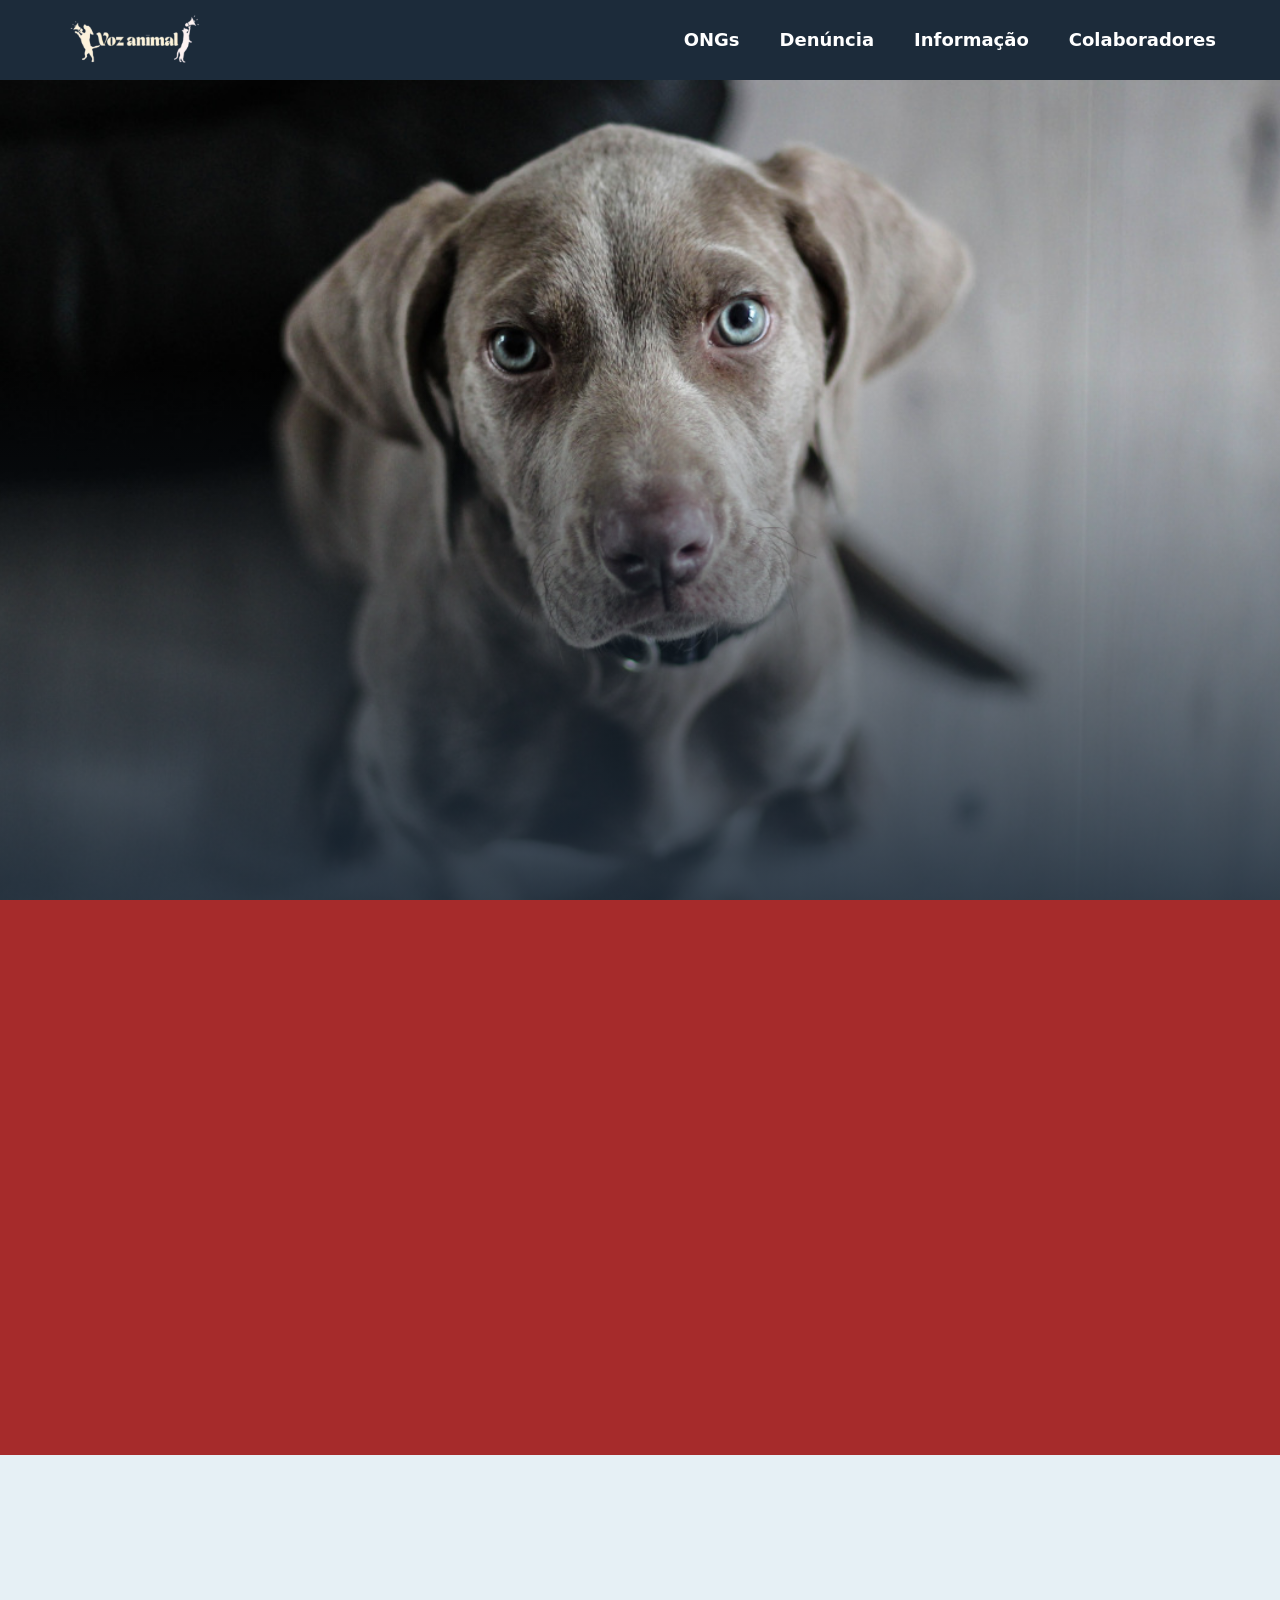
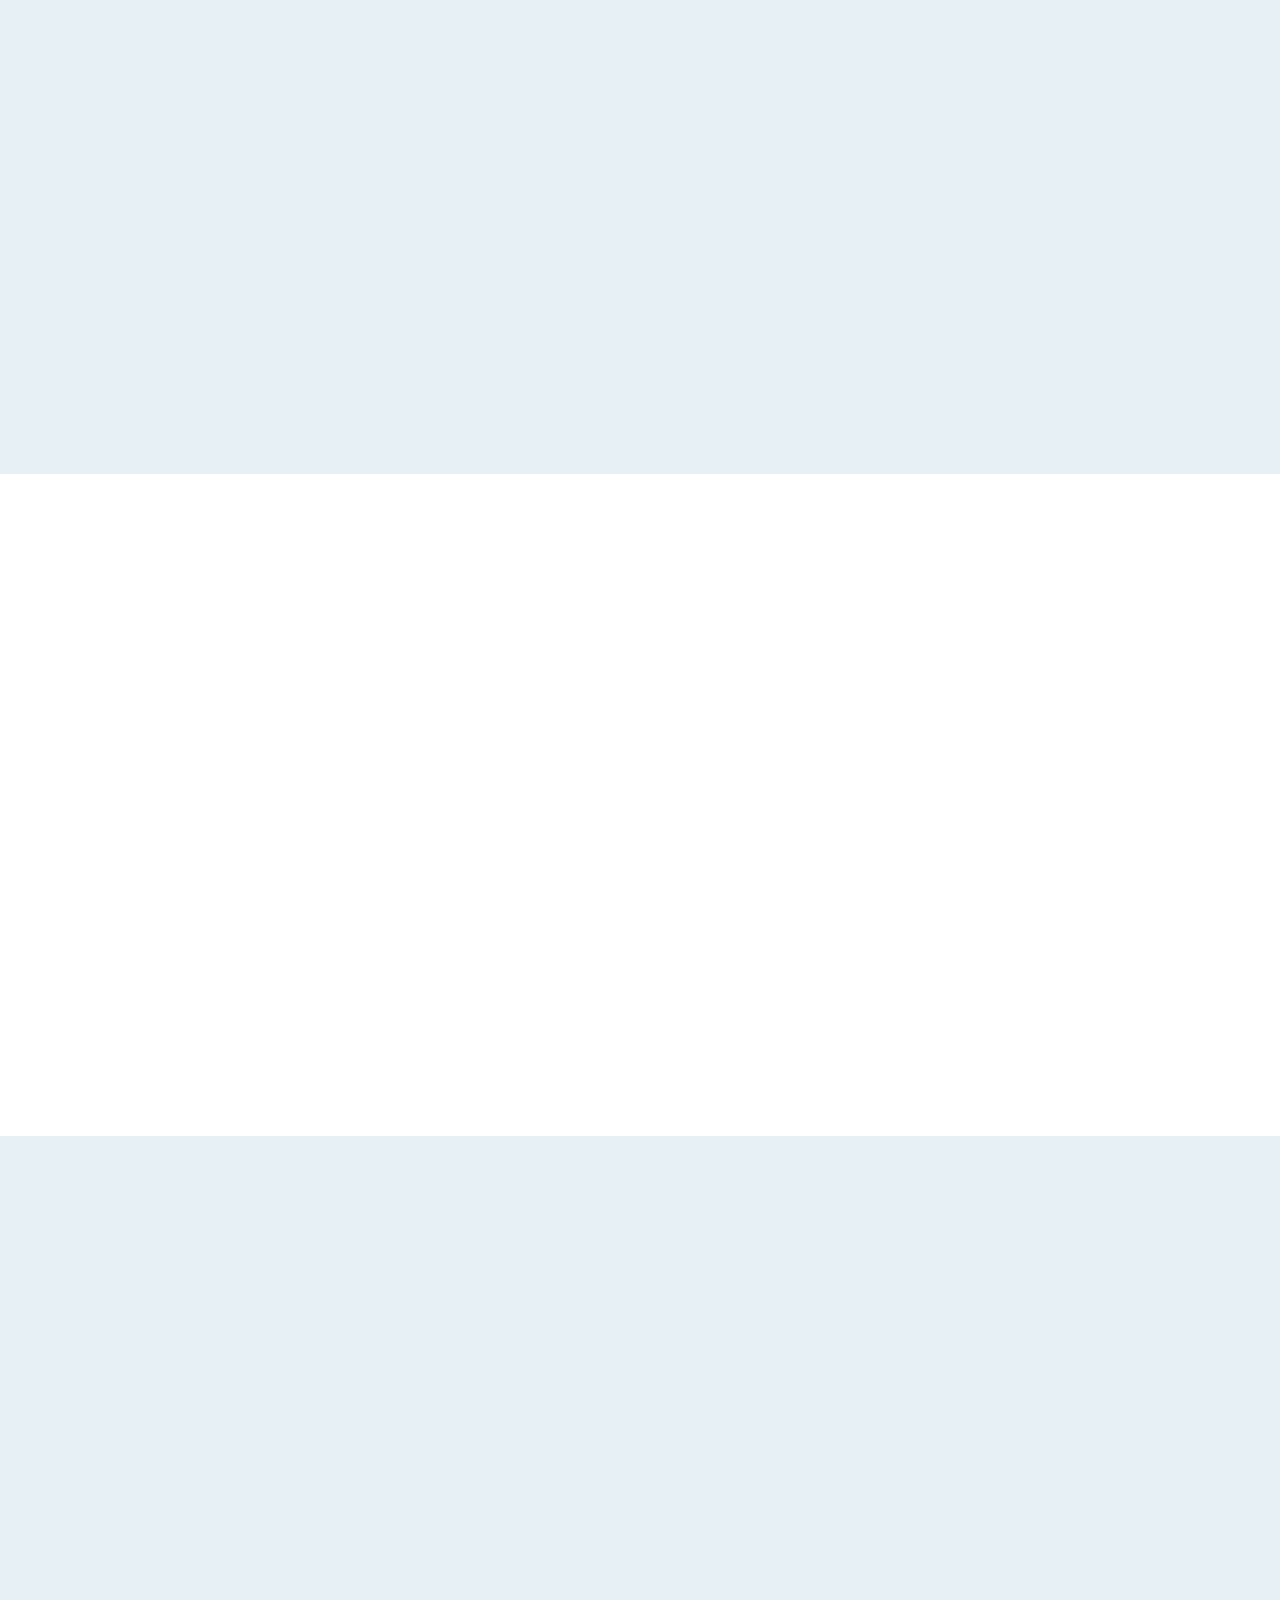
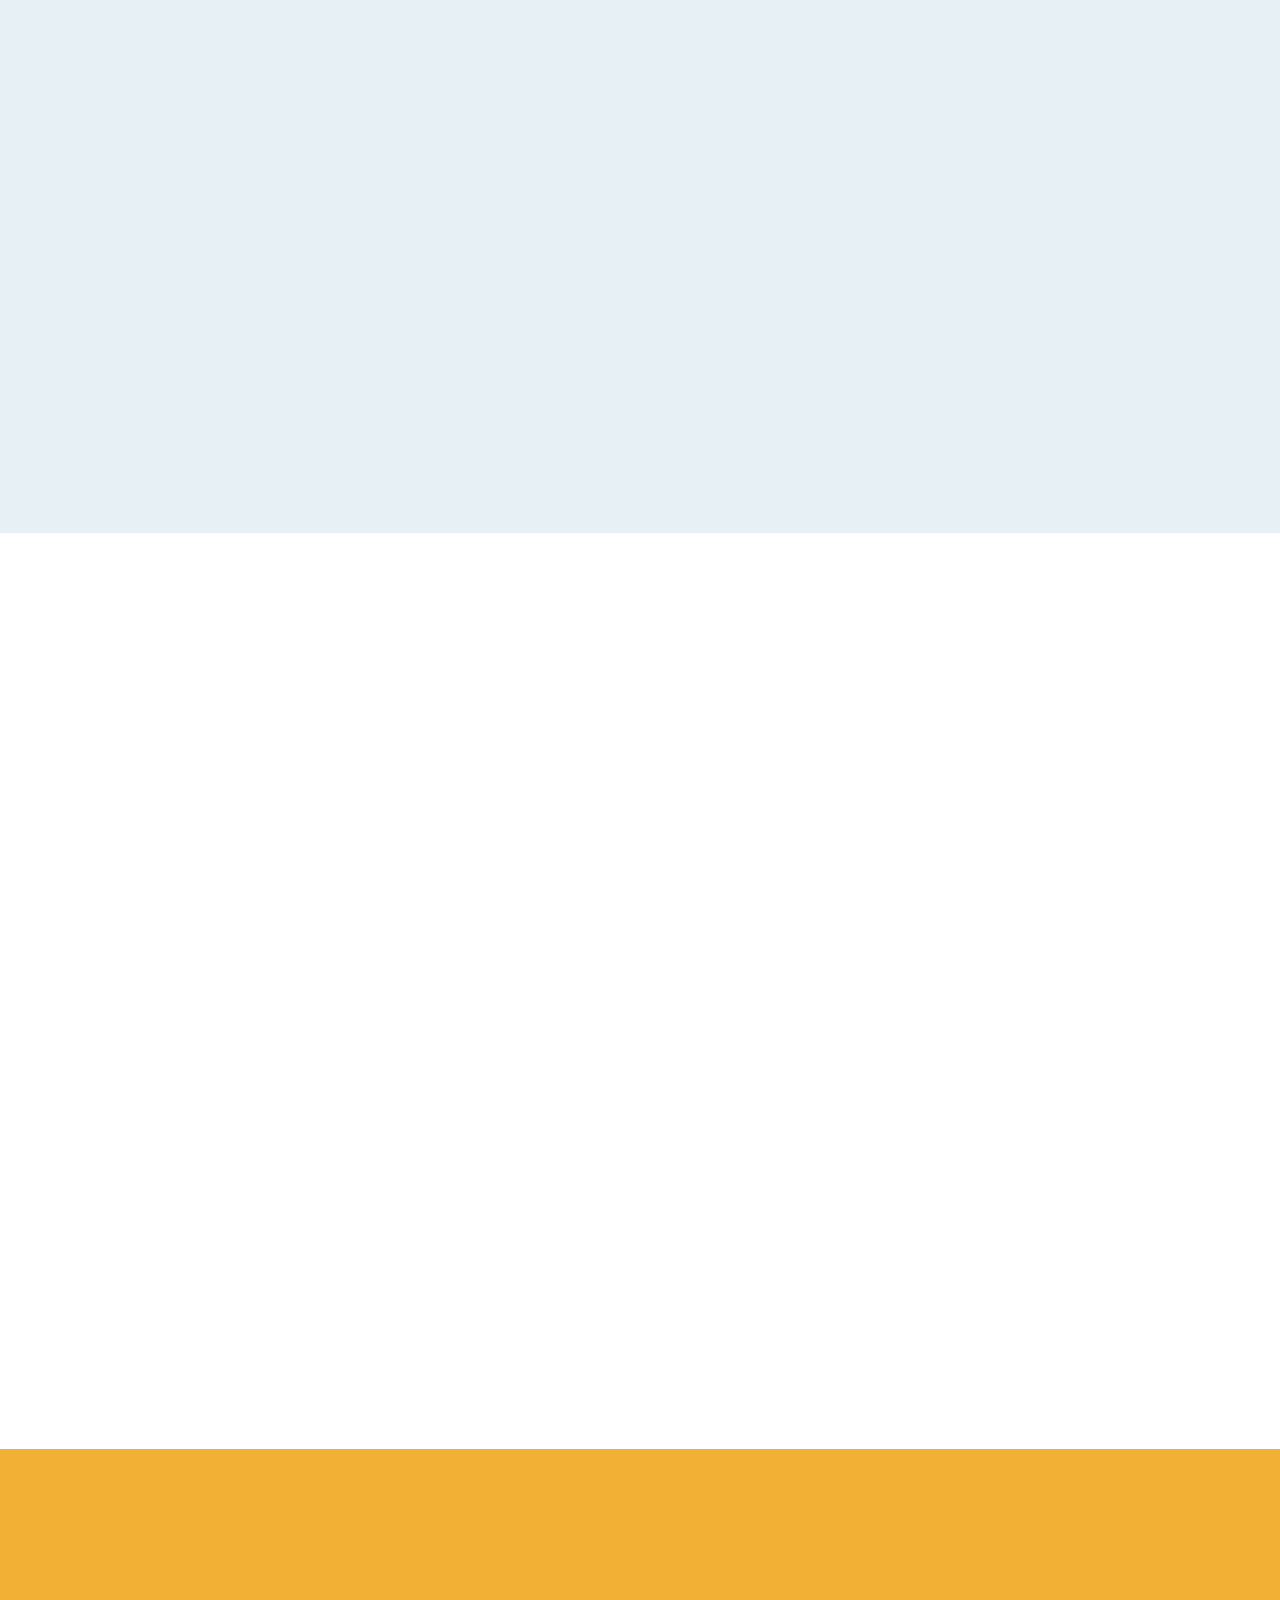
<file: voz-animal/index.html>
<!DOCTYPE html>
<html lang="pt-BR">
<head>
  <meta charset="UTF-8">
  <meta name="viewport" content="width=device-width, initial-scale=1">
  <meta name="description" content="Unidos pela causa animal, divulgando a promoção do bem-estar, a proteção e os direitos dos animais, combatendo a crueldade, o abandono e a exploração.">
  <title>Voz Animal</title>
  <link rel="stylesheet" href="style.css">
  <script>
    (function () {
      var h = document.documentElement;
      h.classList.add('js');
      var reduz = window.matchMedia && matchMedia('(prefers-reduced-motion: reduce)').matches;
      var jaViu = false;
      try { jaViu = sessionStorage.getItem('introVista') === '1'; } catch (e) {}
      var UMA_VEZ = true; // troque por false para a intro aparecer em TODA visita
      h.classList.add(reduz || (UMA_VEZ && jaViu) ? 'sem-intro' : 'intro-ativa');
    })();
  </script>
  <script src="main.js" defer></script>
</head>
<body>

  <div class="intro" id="intro">
    <p class="intro__titulo">
      <span class="sr-only">Voz Animal</span>
      <span class="intro__letras" aria-hidden="true" data-texto="Voz Animal"></span>
    </p>
    <span class="intro__linha" aria-hidden="true"></span>
    <p class="intro__sub">Transforme o abandono em amor</p>
    <button class="intro__pular" type="button">Pular intro</button>
  </div>

  <header class="header" id="topo">
    <a class="header__logo" href="#topo">
      <img src="img/logo-200.png" alt="Logo do Voz Animal" width="200" height="75">
    </a>

    <nav class="nav" id="menu" aria-label="Navegação principal">
      <ul class="nav__list">
        <li><a href="#ongs">ONGs</a></li>
        <li><a href="#denuncia">Denúncia</a></li>
        <li><a href="#informacao">Informação</a></li>
        <li><a href="#colaboradores">Colaboradores</a></li>
      </ul>
    </nav>
  </header>

  <main>

    <section class="hero" aria-labelledby="titulo-hero">
      <img class="hero__img" src="img/cao-1200.jpg" alt="Cachorro cinza com olhos azuis" width="1200" height="675">
      <h1 id="titulo-hero" data-reveal>Transforme o abandono em amor</h1>
    </section>

    <section class="denuncia" id="denuncia" aria-labelledby="titulo-denuncia">
      <div class="denuncia__texto" data-reveal>
        <h2 id="titulo-denuncia">Denuncie</h2>
        <p>Maltratar animais é crime no Brasil, conforme a Lei nº 9.605/1998, a qual prevê sanções penais e administrativas.</p>
        <a class="btn" href="https://www.webdenuncia.sp.gov.br/depa/captcha" target="_blank" rel="noopener noreferrer">Onde denunciar</a>
      </div>
      <img class="denuncia__img" data-reveal src="img/denuncia-600.png" alt="Cachorro olhando através de barras de metal enferrujadas" width="600" height="400" loading="lazy">
    </section>

    <section class="ongs" id="ongs" aria-labelledby="titulo-ongs">
      <h2 id="titulo-ongs" data-reveal>Conheça ONGs que protegem os animais</h2>

      <ul class="ongs__lista">
        <li class="card" data-reveal>
          <img src="img/ong3.png" alt="Logo do Instituto Ampara Animal" width="200" height="200" loading="lazy">
          <h3>Instituto Ampara Animal</h3>
          <ul class="card__links">
            <li><a href="https://www.instagram.com/amparanimal/" target="_blank" rel="noopener noreferrer">Instagram</a></li>
            <li><a href="https://web.facebook.com/institutoamparanimal/" target="_blank" rel="noopener noreferrer">Facebook</a></li>
            <li><a href="https://institutoamparanimal.org.br/" target="_blank" rel="noopener noreferrer">Site</a></li>
          </ul>
        </li>

        <li class="card" data-reveal>
          <img src="img/ong2-200.png" alt="Logo do Projeto Mucky" width="200" height="200" loading="lazy">
          <h3>Projeto Mucky</h3>
          <ul class="card__links">
            <li><a href="https://www.instagram.com/projetomucky/" target="_blank" rel="noopener noreferrer">Instagram</a></li>
            <li><a href="https://web.facebook.com/projetomucky/" target="_blank" rel="noopener noreferrer">Facebook</a></li>
            <li><a href="https://www.projetomucky.org.br/" target="_blank" rel="noopener noreferrer">Site</a></li>
          </ul>
        </li>

        <li class="card" data-reveal>
          <img src="img/ong1.png" alt="Logo do Rancho dos Gnomos" width="200" height="200" loading="lazy">
          <h3>Rancho dos Gnomos</h3>
          <ul class="card__links">
            <li><a href="https://www.instagram.com/ranchodosgnomos/" target="_blank" rel="noopener noreferrer">Instagram</a></li>
            <li><a href="https://web.facebook.com/RanchoDosGnomos/" target="_blank" rel="noopener noreferrer">Facebook</a></li>
            <li><a href="https://ranchodosgnomos.org.br/novo/" target="_blank" rel="noopener noreferrer">Site</a></li>
          </ul>
        </li>
      </ul>
    </section>

    <section class="informacao" id="informacao" aria-labelledby="titulo-informacao">
      <h2 id="titulo-informacao" data-reveal>Confira também</h2>

      <ul class="artigos">
        <li data-reveal>
          <a class="artigo" href="artigo-1.html">
            <img src="img/art1-600.png" alt="Gato deitado olhando para a câmera" width="400" height="300" loading="lazy">
            <span>Descubra tudo o que precisa saber antes de adotar um amigo.</span>
          </a>
        </li>
        <li data-reveal>
          <a class="artigo" href="artigo-2.html">
            <img src="img/art2.png" alt="Buldogue francês preto deitado no chão de madeira" width="400" height="300" loading="lazy">
            <span>Descubra quais são as doenças mais comuns em animais de periferias.</span>
          </a>
        </li>
        <li data-reveal>
          <a class="artigo" href="artigo-3.html">
            <img src="img/art3-600.png" alt="Ouriço-cacheiro sendo delicadamente segurado nas mãos de alguém" width="400" height="300" loading="lazy">
            <span>Você sabe o que é necessário para criar um animal silvestre?</span>
          </a>
        </li>
        <li data-reveal>
          <a class="artigo" href="https://jornal.usp.br/atualidades/abandono-de-animais-segue-alarmante-no-brasil/" target="_blank" rel="noopener noreferrer">
            <img class="foco-esquerda" src="img/abandono-animais-960x540.jpg" alt="Cachorro sentado na estrada, olhando um carro se afastar" width="960" height="540" loading="lazy">
            <span>Número de animais abandonados no Brasil segue alarmante. Leia no Jornal da USP.</span>
            <small class="sr-only">(abre em nova aba)</small>
          </a>
        </li>
      </ul>
    </section>

    <section class="informativos" id="informativos" aria-labelledby="titulo-informativos">
      <h2 id="titulo-informativos" data-reveal>Abandono de animais em números</h2>

      <div class="informativos__lista">
        <article class="informativo" data-reveal>
          <h3>Cães e Gatos abandonados no Brasil em 2023</h3>
          <p>De acordo com a pesquisa do Cobasi Cuida, 55% dos animais abandonados resgatados em 2023 foram cães. Por sua vez, os gatos resgatados representam 45% dos casos relatados por ONGs e protetores independentes que participaram do estudo.</p>
          <img src="img/informativo-caes-e-gatos-2023.png" alt="Gráfico ilustrado: 55% dos animais abandonados resgatados em 2023 eram cães e 45% eram gatos" width="709" height="471" loading="lazy">
        </article>

        <article class="informativo" data-reveal>
          <h3>O vira-lata é a raça de cachorro mais abandonada</h3>
          <p>Entre as raças de cachorros abandonados, quem lidera essa triste estatística são os SRD, conhecidos popularmente como vira-latas. Eles apareceram em aproximadamente 33% dos casos.</p>
          <p>Em seguida, aparecem Pit Bull com 9,85%, Shih Tzu com 6,82% Chow Chow com 5,30%. Raças como Poodle, Yorkshire, Boxer, Lhasa Apso, Pastor Alemão, Pinscher e Rotweiller também foram citados, porém em percentuais menores.</p>
          <img src="img/informativo-racas-caes.png" alt="Gráfico ilustrado das raças de cães mais abandonadas: vira-lata 33,3%, Pit Bull 9,8%, Shih Tzu 6,8% e Chow Chow 5,3%" width="709" height="471" loading="lazy">
        </article>

        <article class="informativo" data-reveal>
          <h3>Gatos vira-latas são os mais abandonados</h3>
          <p>Por não possuírem muitas variações de raças no Brasil, os gatos vira-latas (SRD) com 81,1% e os siameses com 13,2%, são as principais raças vítimas de abandono no país.</p>
          <p>Em menor percentual, gatos siameses e de outras raças também foram citados. Juntos, eles representam 5,7% dos casos.</p>
          <img src="img/informativo-racas-gatos.png" alt="Gráfico ilustrado das raças de gatos mais abandonadas: vira-lata 81,1%, Siamês 13,2%, Persa 3,7% e outros 1,9%" width="709" height="471" loading="lazy">
        </article>
      </div>
    </section>

    <section class="colaboradores" id="colaboradores" aria-labelledby="titulo-colaboradores">
      <h2 id="titulo-colaboradores" data-reveal>Conheça quem fez o projeto</h2>

      <ul class="colaboradores__lista">
        <li class="colaborador" data-reveal>
          <span class="colaborador__avatar" aria-hidden="true">SS</span>
          <h3>Sarah Cristina Matias de Souza</h3>
          <p>Tratamento de dados e apresentadora do Projeto.</p>
        </li>

        <li class="colaborador" data-reveal>
          <span class="colaborador__avatar" aria-hidden="true">GA</span>
          <h3>Gustavo Ferreira de Mendonça do Amaral</h3>
          <p>Tratamento de dados e apresentador do Projeto.</p>
        </li>

        <li class="colaborador" data-reveal>
          <span class="colaborador__avatar" aria-hidden="true">RP</span>
          <h3>Rickelmer Marçal Pessanha</h3>
          <p>Criador do site e apresentador do Projeto.</p>
          <ul class="colaborador__links">
            <li><a href="https://github.com/rickdr3" target="_blank" rel="noopener noreferrer" aria-label="GitHub de Rickelmer Marçal Pessanha (abre em nova aba)"><img src="img/github-64.png" alt="" width="24" height="24" loading="lazy">GitHub</a></li>
            <li><a href="https://www.linkedin.com/in/rickelmer-pessanha-35ba2937b/" target="_blank" rel="noopener noreferrer" aria-label="LinkedIn de Rickelmer Marçal Pessanha (abre em nova aba)"><img src="img/linkedin-64.png" alt="" width="24" height="24" loading="lazy">LinkedIn</a></li>
          </ul>
        </li>

        <li class="colaborador" data-reveal>
          <span class="colaborador__avatar" aria-hidden="true">LS</span>
          <h3>Leticia Vasconcellos Santos</h3>
          <p>Tratamento de dados e apresentadora do Projeto.</p>
          <ul class="colaborador__links">
            <li><a href="https://www.linkedin.com/in/let%C3%ADcia-vasconcellos-b78744376/" target="_blank" rel="noopener noreferrer" aria-label="LinkedIn de Leticia Vasconcellos Santos (abre em nova aba)"><img src="img/linkedin-64.png" alt="" width="24" height="24" loading="lazy">LinkedIn</a></li>
          </ul>
        </li>

        <li class="colaborador" data-reveal>
          <span class="colaborador__avatar" aria-hidden="true">JF</span>
          <h3>Jennefer Santana de Figueiredo</h3>
          <p>Criadora da base do site e apresentadora do Projeto.</p>
          <ul class="colaborador__links">
            <li><a href="https://www.linkedin.com/in/jennefer-figueiredo" target="_blank" rel="noopener noreferrer" aria-label="LinkedIn de Jennefer Santana de Figueiredo (abre em nova aba)"><img src="img/linkedin-64.png" alt="" width="24" height="24" loading="lazy">LinkedIn</a></li>
          </ul>
        </li>

        <li class="colaborador" data-reveal>
          <span class="colaborador__avatar" aria-hidden="true">GO</span>
          <h3>Gabriel Rodrigues de Oliveira</h3>
          <p>Tratamento de dados e apresentador do Projeto.</p>
          <ul class="colaborador__links">
            <li><a href="https://www.linkedin.com/in/gabriel-rodrigues-oliveira09" target="_blank" rel="noopener noreferrer" aria-label="LinkedIn de Gabriel Rodrigues de Oliveira (abre em nova aba)"><img src="img/linkedin-64.png" alt="" width="24" height="24" loading="lazy">LinkedIn</a></li>
          </ul>
        </li>
      </ul>
    </section>

    <section class="saude" aria-labelledby="titulo-saude">
      <h2 id="titulo-saude" data-reveal><a href="https://www.google.com/maps/search/hospitais+veterin%C3%A1rios+p%C3%BAblicos+em+s%C3%A3o+paulo/@-23.5167569,-46.4453632,14z/data=!3m1!4b1?entry=ttu&amp;g_ep=EgoyMDI2MTAyMC4wIKXMDSoASAFQAw%3D%3D" target="_blank" rel="noopener noreferrer">Saiba onde encontrar hospitais veterinários gratuitos<span class="sr-only"> (abre o Google Maps em nova aba)</span></a></h2>
    </section>

  </main>

  <footer class="footer">
    <img src="img/logo-200.png" alt="Logo do Voz Animal" width="200" height="75" loading="lazy" data-reveal>
    <p class="footer__frase" data-reveal>Todos eles merecem carinho e amor</p>
    <p data-reveal>Unidos pela causa animal, divulgando a promoção do bem-estar, a proteção e os direitos dos animais, combatendo a crueldade, o abandono e a exploração.</p>
    <p class="footer__creditos" data-reveal>Base de Dados e créditos: Cobasi, Governo de São Paulo, Jornal da USP, DATA SUS</p>
    <a class="footer__topo" data-reveal href="#topo">Voltar ao topo</a>
  </footer>

</body>
</html>
</file>
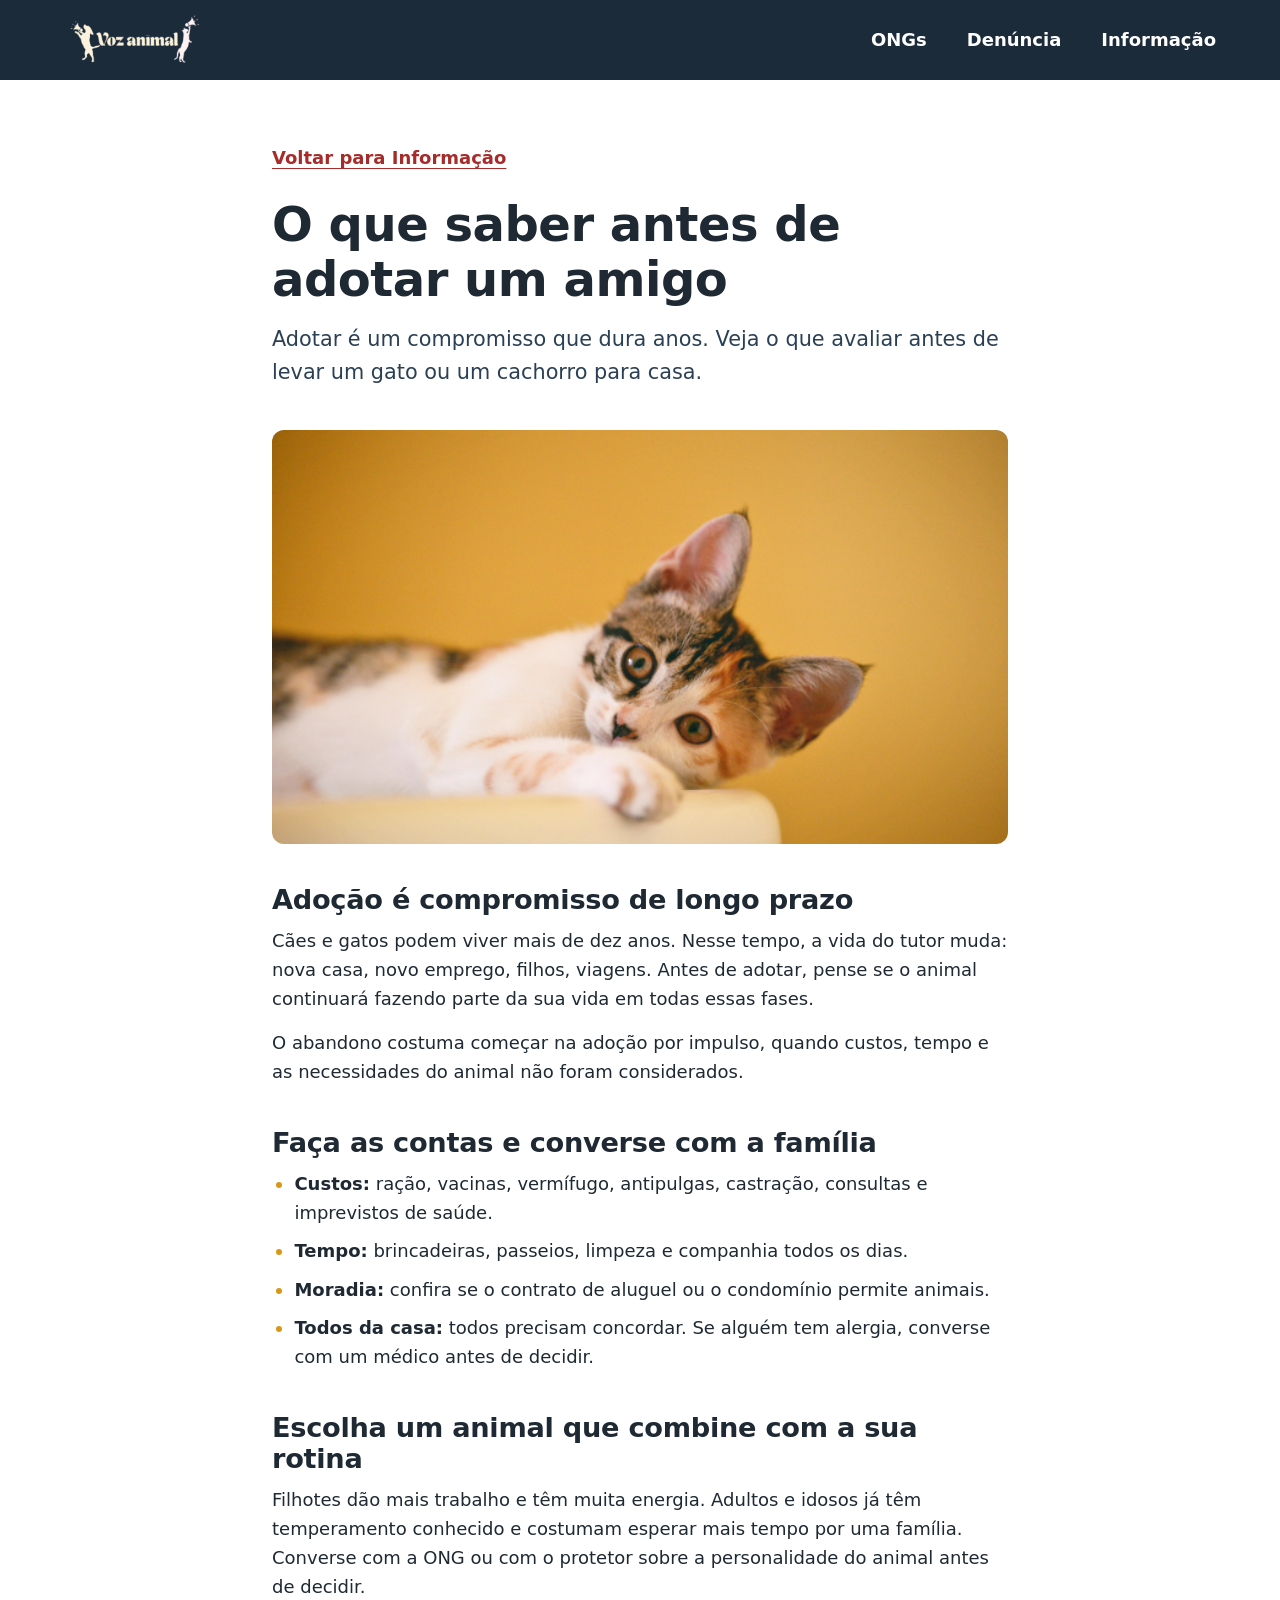
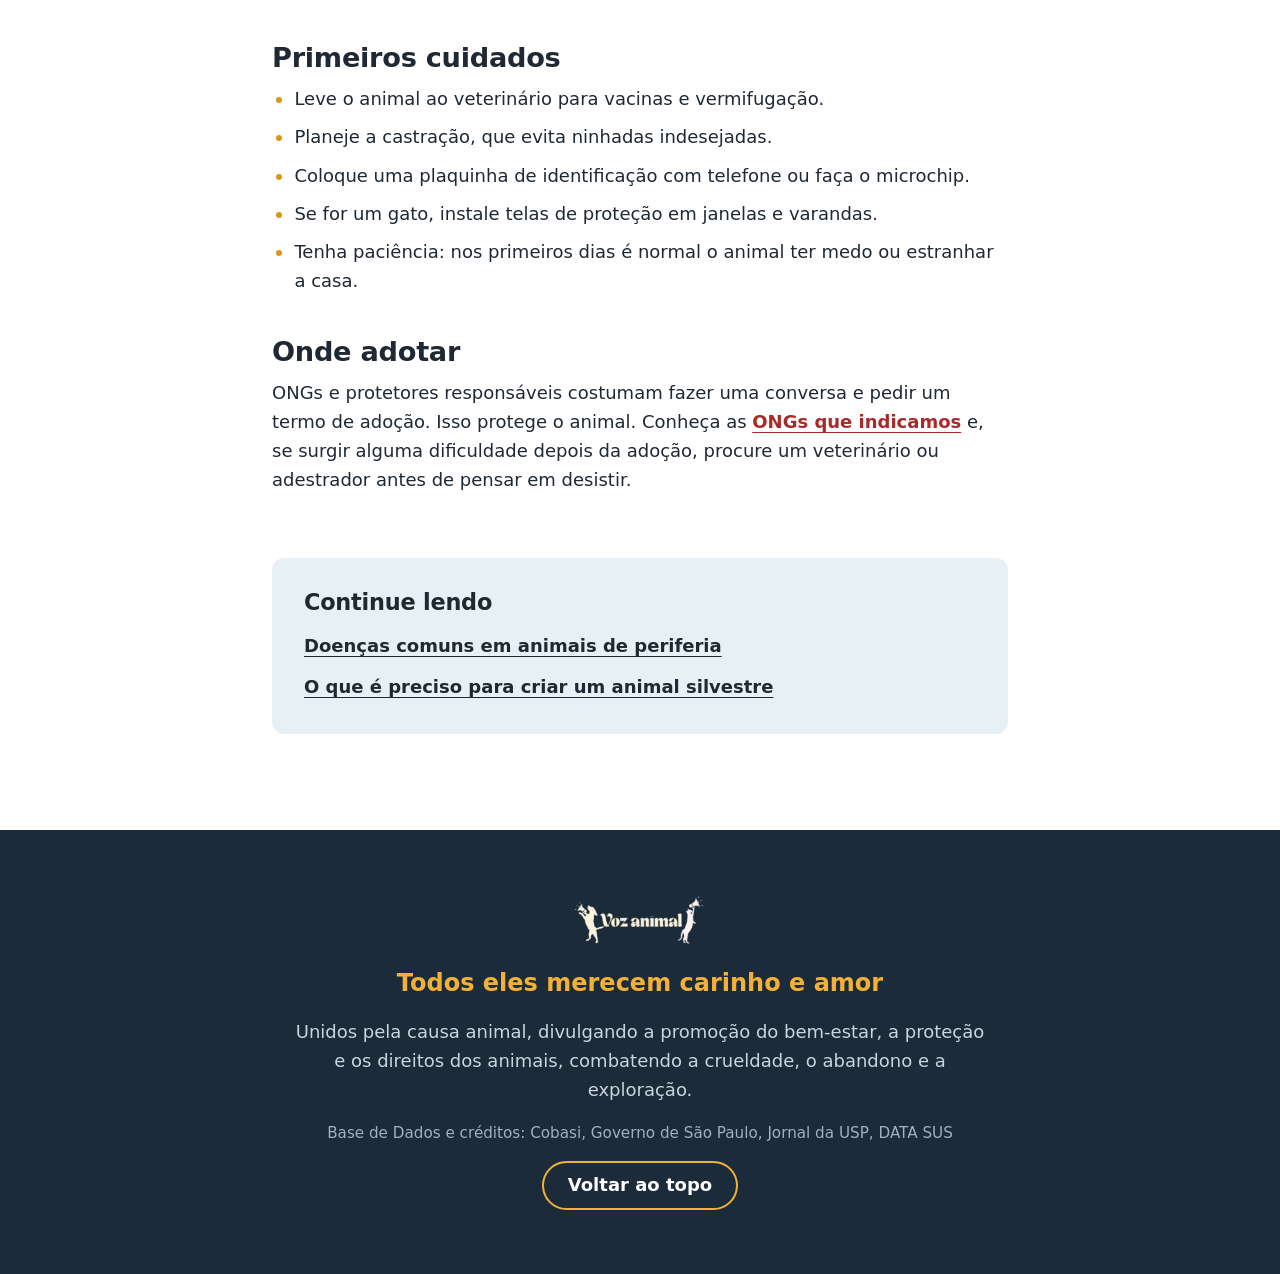
<file: voz-animal/artigo-1.html>
<!DOCTYPE html>
<html lang="pt-BR">
<head>
  <meta charset="UTF-8">
  <meta name="viewport" content="width=device-width, initial-scale=1">
  <meta name="description" content="Adotar é um compromisso que dura anos. Veja o que avaliar antes de levar um gato ou um cachorro para casa.">
  <title>O que saber antes de adotar um amigo | Voz Animal</title>
  <link rel="stylesheet" href="style.css">
  <script>document.documentElement.classList.add('js');</script>
  <script src="main.js" defer></script>
</head>
<body class="pagina-artigo">

  <header class="header" id="topo">
    <a class="header__logo" href="index.html">
      <img src="img/logo-200.png" alt="Logo do Voz Animal" width="200" height="75">
    </a>
    <nav class="nav" id="menu" aria-label="Navegação principal">
      <ul class="nav__list">
        <li><a href="index.html#ongs">ONGs</a></li>
        <li><a href="index.html#denuncia">Denúncia</a></li>
        <li><a href="index.html#informacao">Informação</a></li>
      </ul>
    </nav>
  </header>

  <main class="leitura">
    <article class="leitura__artigo">
      <header data-reveal>
        <a class="leitura__voltar" href="index.html#informacao">Voltar para Informação</a>
        <h1>O que saber antes de adotar um amigo</h1>
        <p class="leitura__resumo">Adotar é um compromisso que dura anos. Veja o que avaliar antes de levar um gato ou um cachorro para casa.</p>
      </header>

      <img class="leitura__img" src="img/art1-600.png" alt="Gato deitado olhando para a câmera" width="600" height="400" data-reveal>

      <section data-reveal>
        <h2>Adoção é compromisso de longo prazo</h2>
        <p>Cães e gatos podem viver mais de dez anos. Nesse tempo, a vida do tutor muda: nova casa, novo emprego, filhos, viagens. Antes de adotar, pense se o animal continuará fazendo parte da sua vida em todas essas fases.</p>
        <p>O abandono costuma começar na adoção por impulso, quando custos, tempo e as necessidades do animal não foram considerados.</p>
      </section>
      <section data-reveal>
        <h2>Faça as contas e converse com a família</h2>
        <ul>
          <li><strong>Custos:</strong> ração, vacinas, vermífugo, antipulgas, castração, consultas e imprevistos de saúde.</li>
          <li><strong>Tempo:</strong> brincadeiras, passeios, limpeza e companhia todos os dias.</li>
          <li><strong>Moradia:</strong> confira se o contrato de aluguel ou o condomínio permite animais.</li>
          <li><strong>Todos da casa:</strong> todos precisam concordar. Se alguém tem alergia, converse com um médico antes de decidir.</li>
        </ul>
      </section>
      <section data-reveal>
        <h2>Escolha um animal que combine com a sua rotina</h2>
        <p>Filhotes dão mais trabalho e têm muita energia. Adultos e idosos já têm temperamento conhecido e costumam esperar mais tempo por uma família. Converse com a ONG ou com o protetor sobre a personalidade do animal antes de decidir.</p>
      </section>
      <section data-reveal>
        <h2>Primeiros cuidados</h2>
        <ul>
          <li>Leve o animal ao veterinário para vacinas e vermifugação.</li>
          <li>Planeje a castração, que evita ninhadas indesejadas.</li>
          <li>Coloque uma plaquinha de identificação com telefone ou faça o microchip.</li>
          <li>Se for um gato, instale telas de proteção em janelas e varandas.</li>
          <li>Tenha paciência: nos primeiros dias é normal o animal ter medo ou estranhar a casa.</li>
        </ul>
      </section>
      <section data-reveal>
        <h2>Onde adotar</h2>
        <p>ONGs e protetores responsáveis costumam fazer uma conversa e pedir um termo de adoção. Isso protege o animal. Conheça as <a href="index.html#ongs">ONGs que indicamos</a> e, se surgir alguma dificuldade depois da adoção, procure um veterinário ou adestrador antes de pensar em desistir.</p>
      </section>
    </article>

    <aside class="leitura__mais" aria-labelledby="titulo-mais" data-reveal>
      <h2 id="titulo-mais">Continue lendo</h2>
      <ul>
        <li><a href="artigo-2.html">Doenças comuns em animais de periferia</a></li>
        <li><a href="artigo-3.html">O que é preciso para criar um animal silvestre</a></li>
      </ul>
    </aside>
  </main>

  <footer class="footer">
    <img src="img/logo-200.png" alt="Logo do Voz Animal" width="200" height="75" loading="lazy">
    <p class="footer__frase">Todos eles merecem carinho e amor</p>
    <p>Unidos pela causa animal, divulgando a promoção do bem-estar, a proteção e os direitos dos animais, combatendo a crueldade, o abandono e a exploração.</p>
    <p class="footer__creditos">Base de Dados e créditos: Cobasi, Governo de São Paulo, Jornal da USP, DATA SUS</p>
    <a class="footer__topo" href="#topo">Voltar ao topo</a>
  </footer>

</body>
</html>
</file>
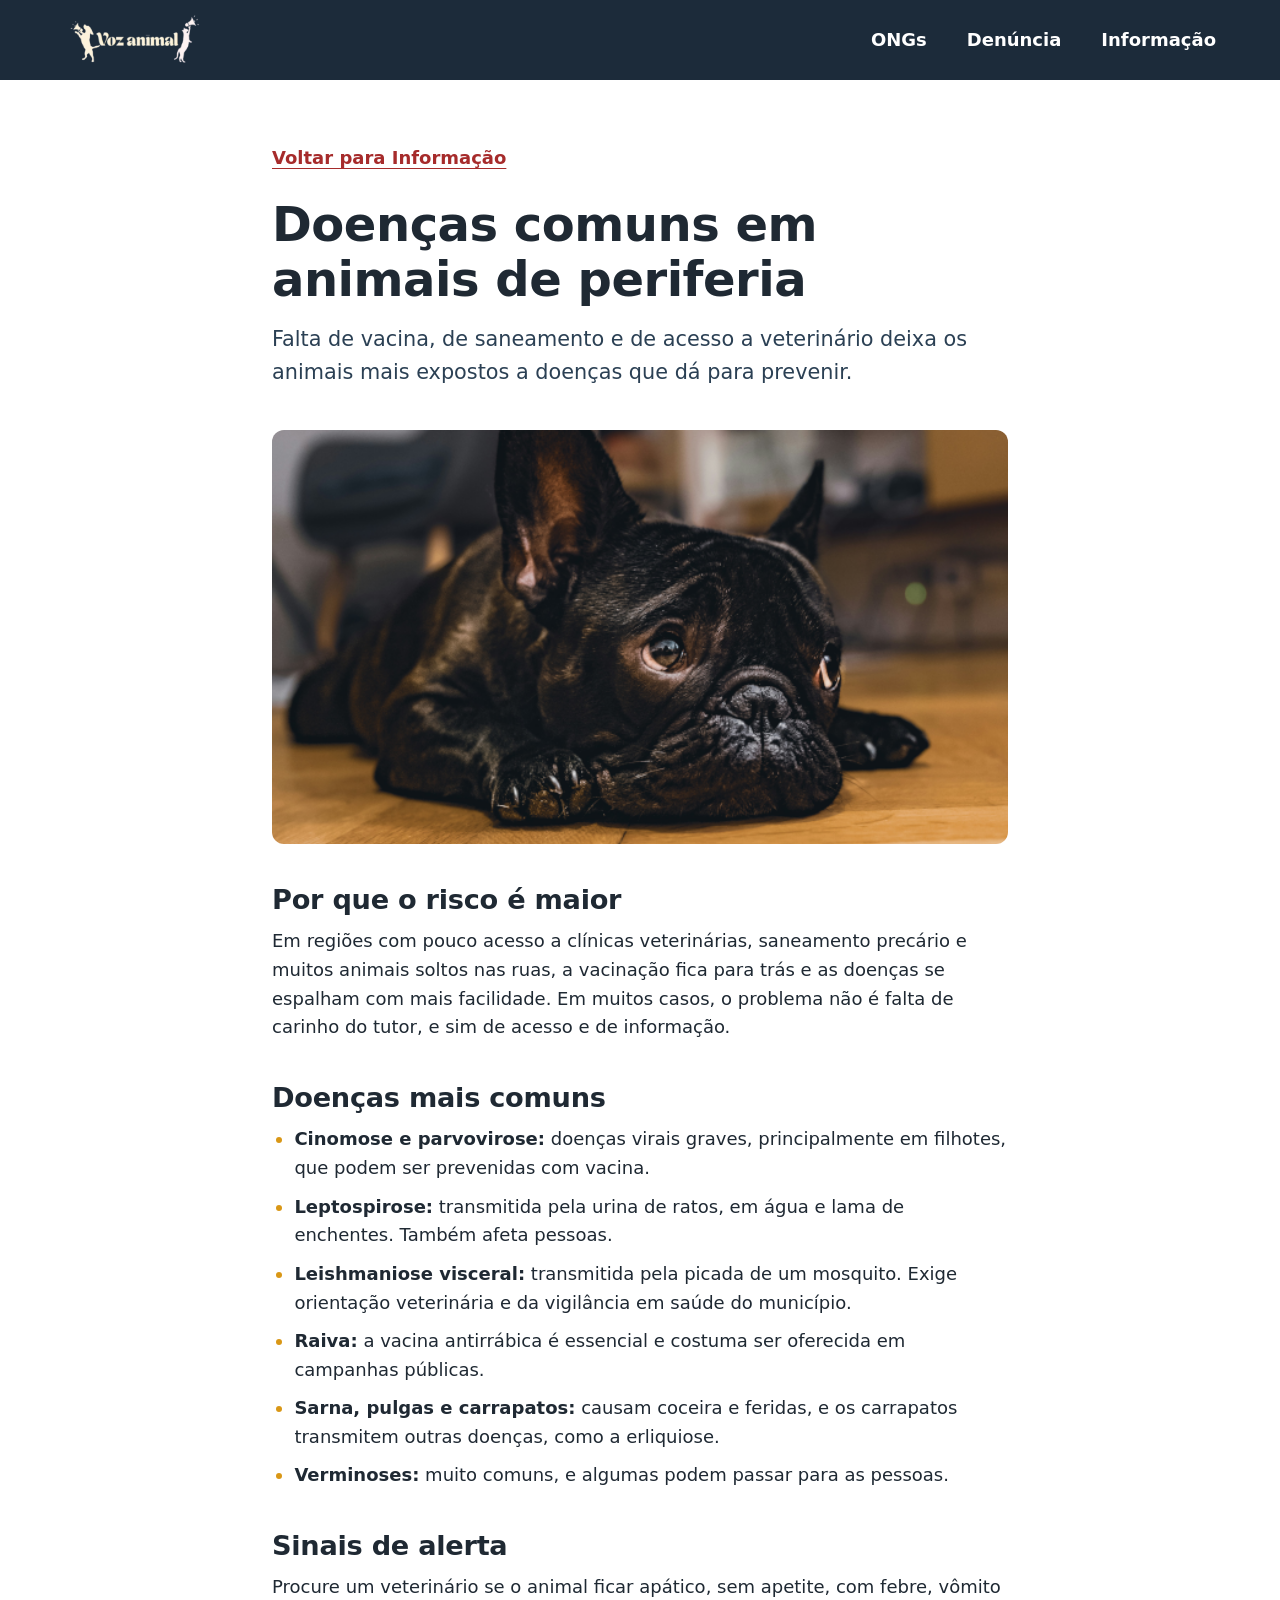
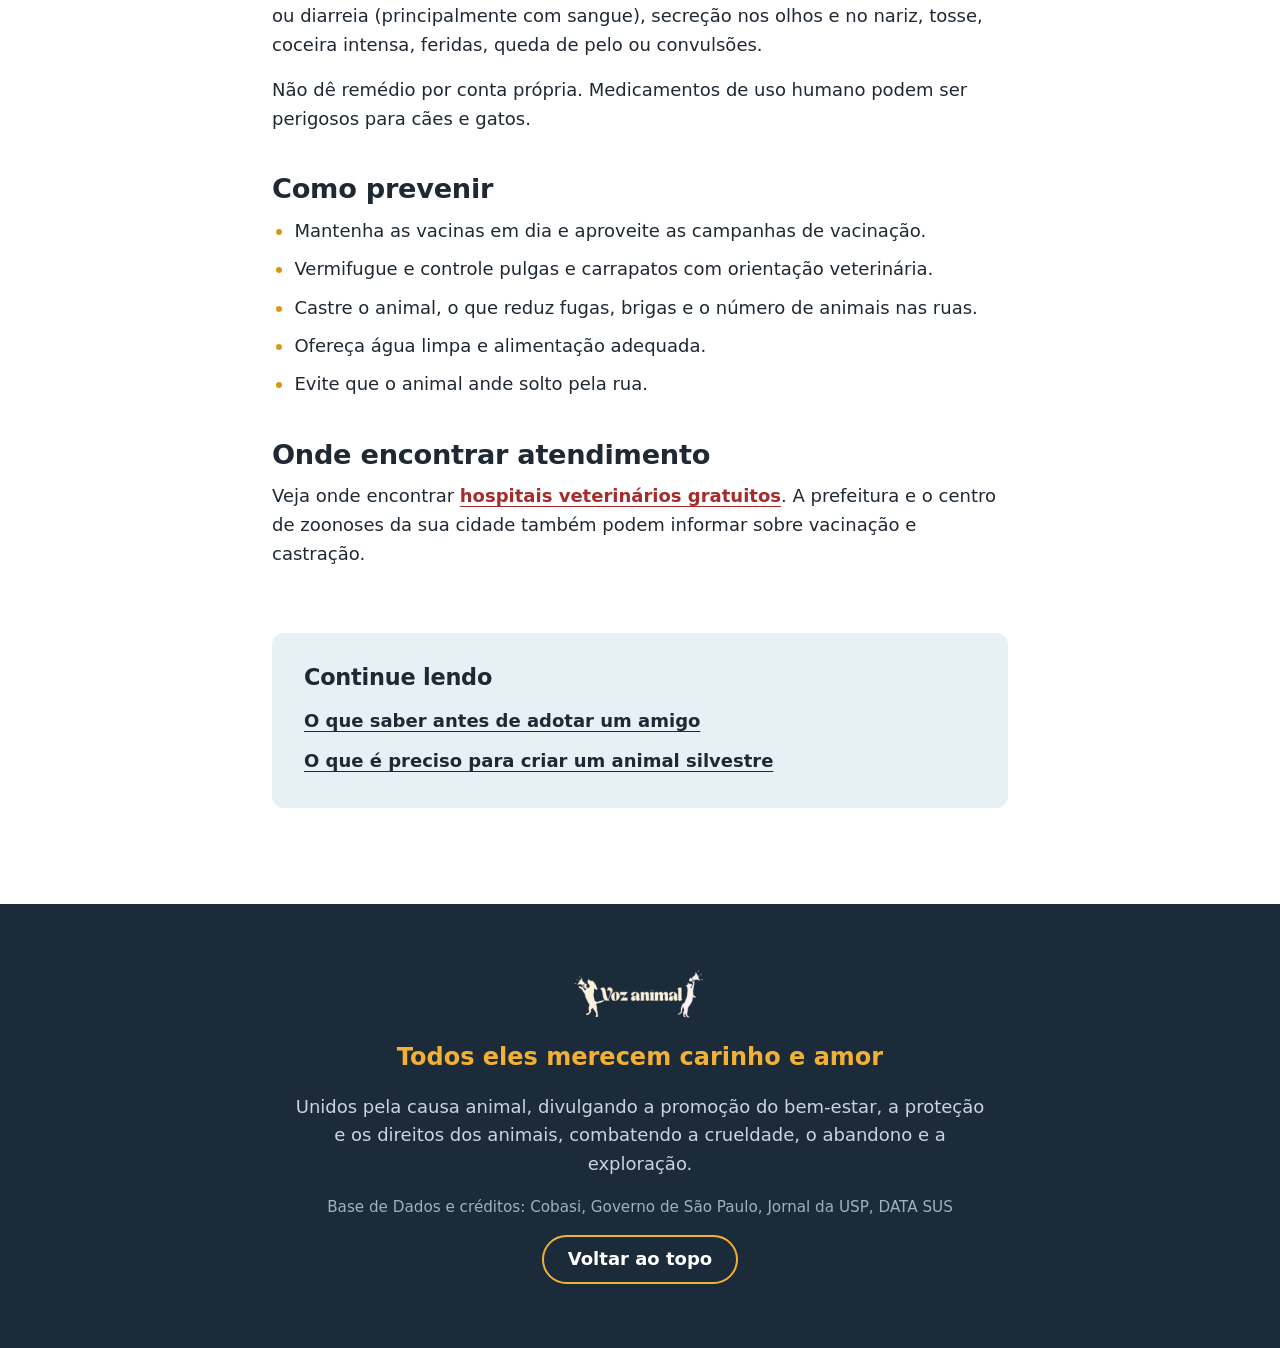
<file: voz-animal/artigo-2.html>
<!DOCTYPE html>
<html lang="pt-BR">
<head>
  <meta charset="UTF-8">
  <meta name="viewport" content="width=device-width, initial-scale=1">
  <meta name="description" content="Falta de vacina, de saneamento e de acesso a veterinário deixa os animais mais expostos a doenças que dá para prevenir.">
  <title>Doenças comuns em animais de periferia | Voz Animal</title>
  <link rel="stylesheet" href="style.css">
  <script>document.documentElement.classList.add('js');</script>
  <script src="main.js" defer></script>
</head>
<body class="pagina-artigo">

  <header class="header" id="topo">
    <a class="header__logo" href="index.html">
      <img src="img/logo-200.png" alt="Logo do Voz Animal" width="200" height="75">
    </a>
    <nav class="nav" id="menu" aria-label="Navegação principal">
      <ul class="nav__list">
        <li><a href="index.html#ongs">ONGs</a></li>
        <li><a href="index.html#denuncia">Denúncia</a></li>
        <li><a href="index.html#informacao">Informação</a></li>
      </ul>
    </nav>
  </header>

  <main class="leitura">
    <article class="leitura__artigo">
      <header data-reveal>
        <a class="leitura__voltar" href="index.html#informacao">Voltar para Informação</a>
        <h1>Doenças comuns em animais de periferia</h1>
        <p class="leitura__resumo">Falta de vacina, de saneamento e de acesso a veterinário deixa os animais mais expostos a doenças que dá para prevenir.</p>
      </header>

      <img class="leitura__img" src="img/art2.png" alt="Buldogue francês preto deitado no chão de madeira" width="600" height="400" data-reveal>

      <section data-reveal>
        <h2>Por que o risco é maior</h2>
        <p>Em regiões com pouco acesso a clínicas veterinárias, saneamento precário e muitos animais soltos nas ruas, a vacinação fica para trás e as doenças se espalham com mais facilidade. Em muitos casos, o problema não é falta de carinho do tutor, e sim de acesso e de informação.</p>
      </section>
      <section data-reveal>
        <h2>Doenças mais comuns</h2>
        <ul>
          <li><strong>Cinomose e parvovirose:</strong> doenças virais graves, principalmente em filhotes, que podem ser prevenidas com vacina.</li>
          <li><strong>Leptospirose:</strong> transmitida pela urina de ratos, em água e lama de enchentes. Também afeta pessoas.</li>
          <li><strong>Leishmaniose visceral:</strong> transmitida pela picada de um mosquito. Exige orientação veterinária e da vigilância em saúde do município.</li>
          <li><strong>Raiva:</strong> a vacina antirrábica é essencial e costuma ser oferecida em campanhas públicas.</li>
          <li><strong>Sarna, pulgas e carrapatos:</strong> causam coceira e feridas, e os carrapatos transmitem outras doenças, como a erliquiose.</li>
          <li><strong>Verminoses:</strong> muito comuns, e algumas podem passar para as pessoas.</li>
        </ul>
      </section>
      <section data-reveal>
        <h2>Sinais de alerta</h2>
        <p>Procure um veterinário se o animal ficar apático, sem apetite, com febre, vômito ou diarreia (principalmente com sangue), secreção nos olhos e no nariz, tosse, coceira intensa, feridas, queda de pelo ou convulsões.</p>
        <p>Não dê remédio por conta própria. Medicamentos de uso humano podem ser perigosos para cães e gatos.</p>
      </section>
      <section data-reveal>
        <h2>Como prevenir</h2>
        <ul>
          <li>Mantenha as vacinas em dia e aproveite as campanhas de vacinação.</li>
          <li>Vermifugue e controle pulgas e carrapatos com orientação veterinária.</li>
          <li>Castre o animal, o que reduz fugas, brigas e o número de animais nas ruas.</li>
          <li>Ofereça água limpa e alimentação adequada.</li>
          <li>Evite que o animal ande solto pela rua.</li>
        </ul>
      </section>
      <section data-reveal>
        <h2>Onde encontrar atendimento</h2>
        <p>Veja onde encontrar <a href="https://www.google.com/maps/search/hospitais+veterin%C3%A1rios+p%C3%BAblicos+em+s%C3%A3o+paulo/@-23.5167569,-46.4453632,14z/data=!3m1!4b1?entry=ttu&amp;g_ep=EgoyMDI2MTAyMC4wIKXMDSoASAFQAw%3D%3D" target="_blank" rel="noopener noreferrer">hospitais veterinários gratuitos</a>. A prefeitura e o centro de zoonoses da sua cidade também podem informar sobre vacinação e castração.</p>
      </section>
    </article>

    <aside class="leitura__mais" aria-labelledby="titulo-mais" data-reveal>
      <h2 id="titulo-mais">Continue lendo</h2>
      <ul>
        <li><a href="artigo-1.html">O que saber antes de adotar um amigo</a></li>
        <li><a href="artigo-3.html">O que é preciso para criar um animal silvestre</a></li>
      </ul>
    </aside>
  </main>

  <footer class="footer">
    <img src="img/logo-200.png" alt="Logo do Voz Animal" width="200" height="75" loading="lazy">
    <p class="footer__frase">Todos eles merecem carinho e amor</p>
    <p>Unidos pela causa animal, divulgando a promoção do bem-estar, a proteção e os direitos dos animais, combatendo a crueldade, o abandono e a exploração.</p>
    <p class="footer__creditos">Base de Dados e créditos: Cobasi, Governo de São Paulo, Jornal da USP, DATA SUS</p>
    <a class="footer__topo" href="#topo">Voltar ao topo</a>
  </footer>

</body>
</html>
</file>
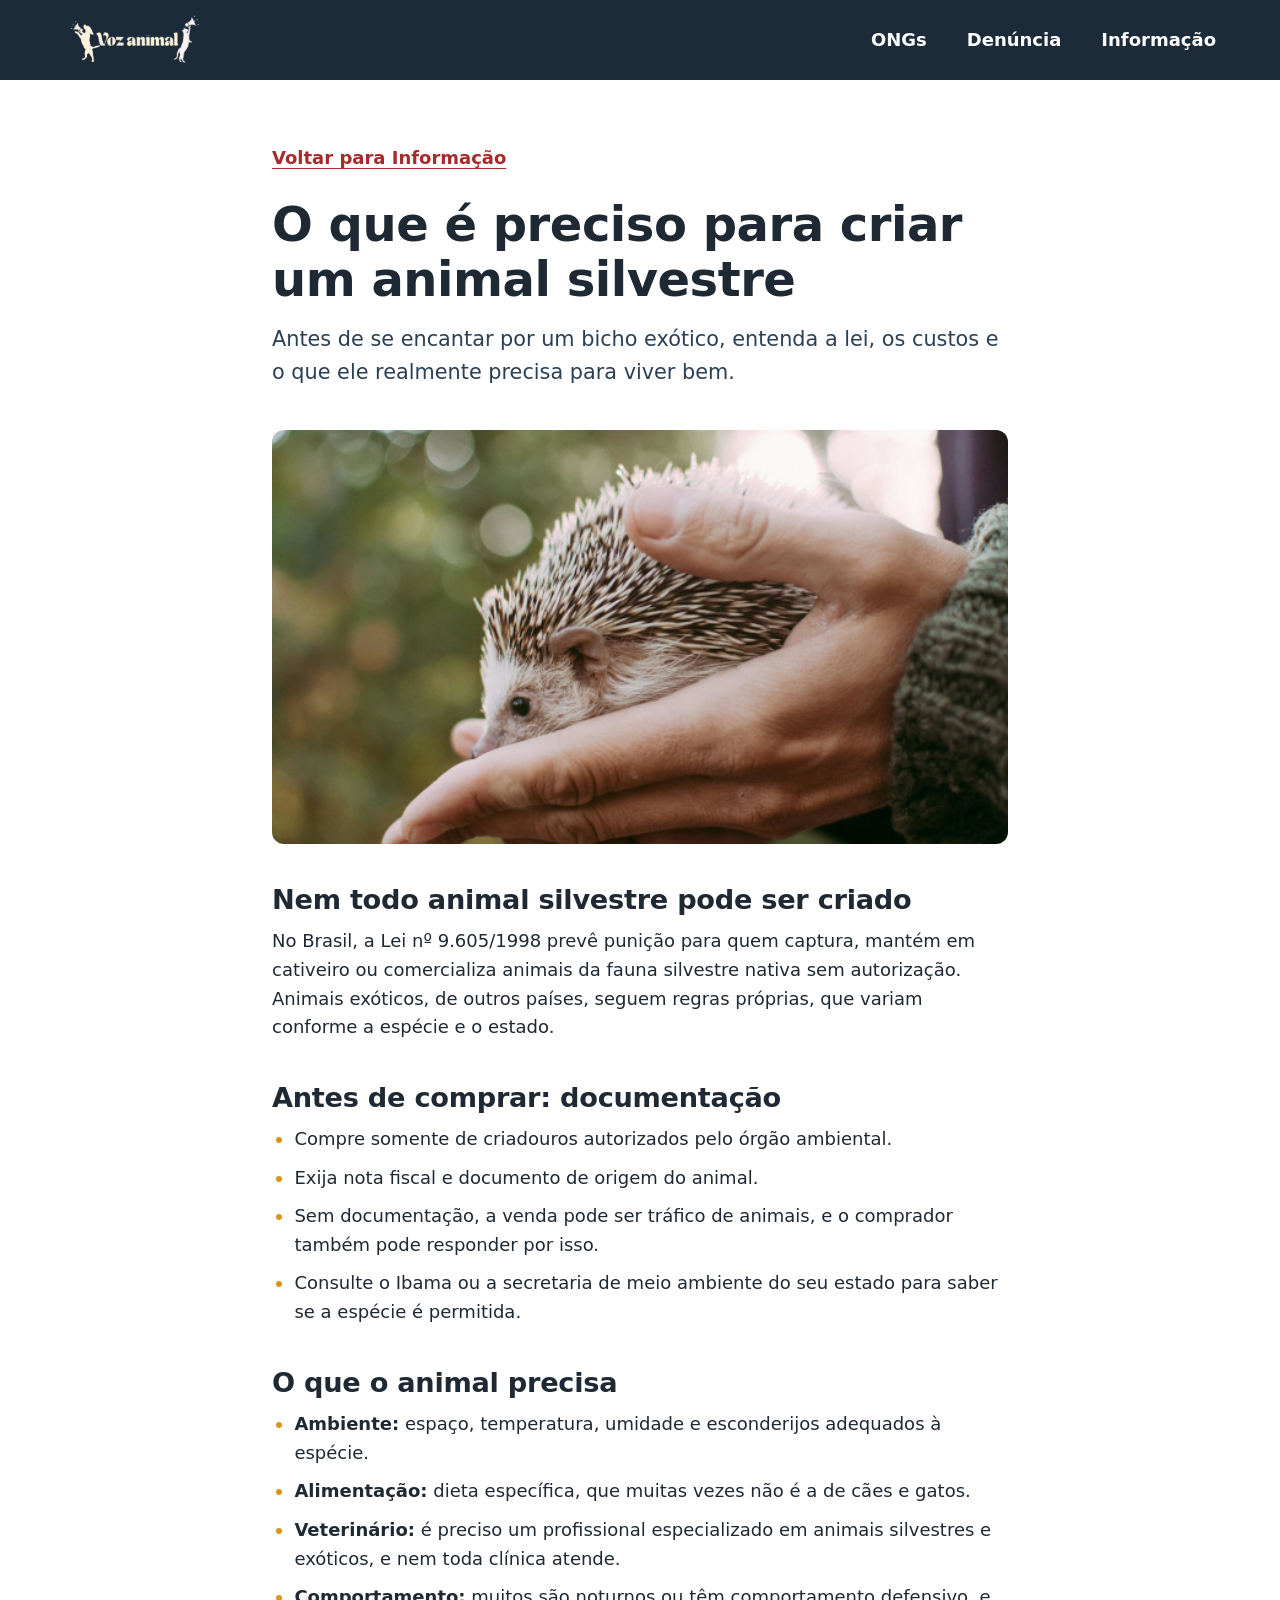
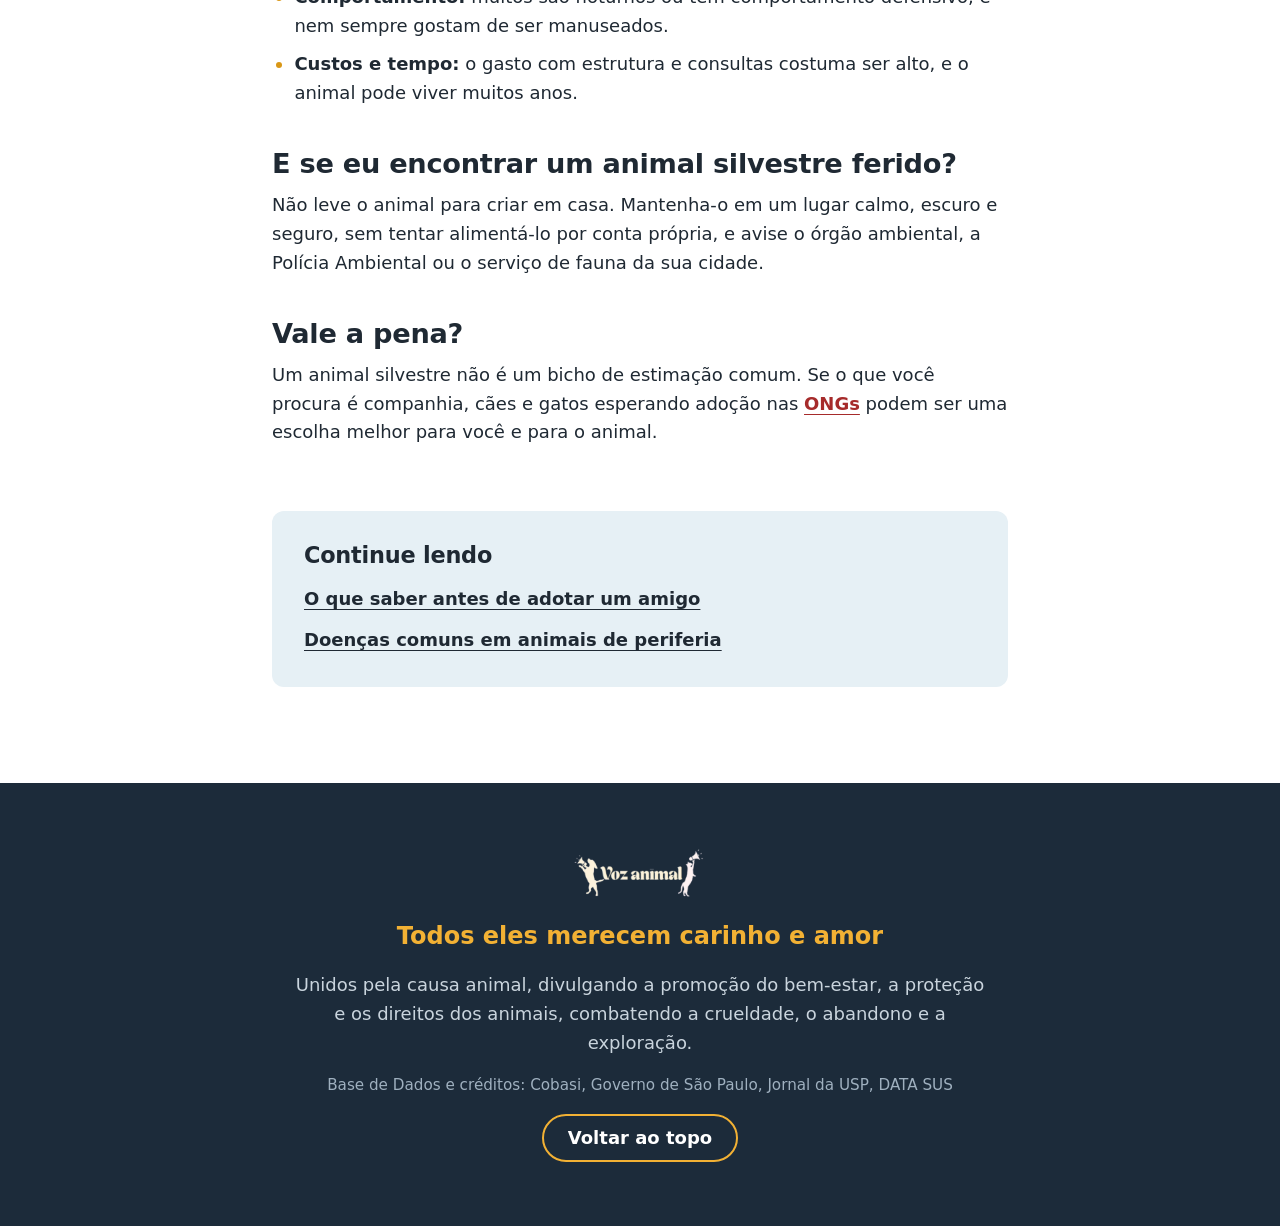
<file: voz-animal/artigo-3.html>
<!DOCTYPE html>
<html lang="pt-BR">
<head>
  <meta charset="UTF-8">
  <meta name="viewport" content="width=device-width, initial-scale=1">
  <meta name="description" content="Antes de se encantar por um bicho exótico, entenda a lei, os custos e o que ele realmente precisa para viver bem.">
  <title>O que é preciso para criar um animal silvestre | Voz Animal</title>
  <link rel="stylesheet" href="style.css">
  <script>document.documentElement.classList.add('js');</script>
  <script src="main.js" defer></script>
</head>
<body class="pagina-artigo">

  <header class="header" id="topo">
    <a class="header__logo" href="index.html">
      <img src="img/logo-200.png" alt="Logo do Voz Animal" width="200" height="75">
    </a>
    <nav class="nav" id="menu" aria-label="Navegação principal">
      <ul class="nav__list">
        <li><a href="index.html#ongs">ONGs</a></li>
        <li><a href="index.html#denuncia">Denúncia</a></li>
        <li><a href="index.html#informacao">Informação</a></li>
      </ul>
    </nav>
  </header>

  <main class="leitura">
    <article class="leitura__artigo">
      <header data-reveal>
        <a class="leitura__voltar" href="index.html#informacao">Voltar para Informação</a>
        <h1>O que é preciso para criar um animal silvestre</h1>
        <p class="leitura__resumo">Antes de se encantar por um bicho exótico, entenda a lei, os custos e o que ele realmente precisa para viver bem.</p>
      </header>

      <img class="leitura__img" src="img/art3-600.png" alt="Ouriço-cacheiro sendo delicadamente segurado nas mãos de alguém" width="600" height="400" data-reveal>

      <section data-reveal>
        <h2>Nem todo animal silvestre pode ser criado</h2>
        <p>No Brasil, a Lei nº 9.605/1998 prevê punição para quem captura, mantém em cativeiro ou comercializa animais da fauna silvestre nativa sem autorização. Animais exóticos, de outros países, seguem regras próprias, que variam conforme a espécie e o estado.</p>
      </section>
      <section data-reveal>
        <h2>Antes de comprar: documentação</h2>
        <ul>
          <li>Compre somente de criadouros autorizados pelo órgão ambiental.</li>
          <li>Exija nota fiscal e documento de origem do animal.</li>
          <li>Sem documentação, a venda pode ser tráfico de animais, e o comprador também pode responder por isso.</li>
          <li>Consulte o Ibama ou a secretaria de meio ambiente do seu estado para saber se a espécie é permitida.</li>
        </ul>
      </section>
      <section data-reveal>
        <h2>O que o animal precisa</h2>
        <ul>
          <li><strong>Ambiente:</strong> espaço, temperatura, umidade e esconderijos adequados à espécie.</li>
          <li><strong>Alimentação:</strong> dieta específica, que muitas vezes não é a de cães e gatos.</li>
          <li><strong>Veterinário:</strong> é preciso um profissional especializado em animais silvestres e exóticos, e nem toda clínica atende.</li>
          <li><strong>Comportamento:</strong> muitos são noturnos ou têm comportamento defensivo, e nem sempre gostam de ser manuseados.</li>
          <li><strong>Custos e tempo:</strong> o gasto com estrutura e consultas costuma ser alto, e o animal pode viver muitos anos.</li>
        </ul>
      </section>
      <section data-reveal>
        <h2>E se eu encontrar um animal silvestre ferido?</h2>
        <p>Não leve o animal para criar em casa. Mantenha-o em um lugar calmo, escuro e seguro, sem tentar alimentá-lo por conta própria, e avise o órgão ambiental, a Polícia Ambiental ou o serviço de fauna da sua cidade.</p>
      </section>
      <section data-reveal>
        <h2>Vale a pena?</h2>
        <p>Um animal silvestre não é um bicho de estimação comum. Se o que você procura é companhia, cães e gatos esperando adoção nas <a href="index.html#ongs">ONGs</a> podem ser uma escolha melhor para você e para o animal.</p>
      </section>
    </article>

    <aside class="leitura__mais" aria-labelledby="titulo-mais" data-reveal>
      <h2 id="titulo-mais">Continue lendo</h2>
      <ul>
        <li><a href="artigo-1.html">O que saber antes de adotar um amigo</a></li>
        <li><a href="artigo-2.html">Doenças comuns em animais de periferia</a></li>
      </ul>
    </aside>
  </main>

  <footer class="footer">
    <img src="img/logo-200.png" alt="Logo do Voz Animal" width="200" height="75" loading="lazy">
    <p class="footer__frase">Todos eles merecem carinho e amor</p>
    <p>Unidos pela causa animal, divulgando a promoção do bem-estar, a proteção e os direitos dos animais, combatendo a crueldade, o abandono e a exploração.</p>
    <p class="footer__creditos">Base de Dados e créditos: Cobasi, Governo de São Paulo, Jornal da USP, DATA SUS</p>
    <a class="footer__topo" href="#topo">Voltar ao topo</a>
  </footer>

</body>
</html>
</file>
<file: voz-animal/style.css>
/* ==========================================================
   Voz Animal — style.css (versão para PC)
   ========================================================== */

:root {
  --navy: #1c2b3a;
  --navy-soft: #2b4054;
  --sky: #e6f0f5;
  --amber: #f2b134;
  --amber-dark: #d99716;
  --red: #a62b2b;
  --text: #1f2933;
  --white: #fff;

  --header-h: 5rem;
  --radius: 0.75rem;
  --max: 72rem;
  --font: "Segoe UI", system-ui, -apple-system, Roboto, Helvetica, Arial, sans-serif;
}

/* ---------- Reset ---------- */
*, *::before, *::after { box-sizing: border-box; }
* { margin: 0; }
ul { padding: 0; list-style: none; }
img { display: block; max-width: 100%; height: auto; }

/* ---------- Scroll Behavior ---------- */
html {
  scroll-behavior: smooth;                 /* rolagem suave entre os assuntos */
  scroll-padding-top: var(--header-h);     /* o menu fixo não cobre os títulos */
  scroll-snap-type: y proximity;           /* encaixe leve ao chegar perto de uma seção */
}
.hero, .denuncia, .ongs, .informacao, .informativos, .colaboradores, .saude, .footer { scroll-snap-align: start; }

@media (prefers-reduced-motion: reduce) {
  html { scroll-behavior: auto; scroll-snap-type: none; }
  * { transition: none !important; }
}

/* ---------- Base ---------- */
body {
  font-family: var(--font);
  font-size: 1.125rem;
  line-height: 1.6;
  color: var(--text);
}
h1, h2, h3 { line-height: 1.15; font-weight: 800; letter-spacing: -0.01em; }
h2 { font-size: 2.4rem; margin-bottom: 2rem; }
h3 { font-size: 1.3rem; }
a { color: inherit; }
:focus-visible { outline: 3px solid var(--amber); outline-offset: 3px; }

.btn {
  display: inline-block;
  margin-top: 1.5rem;
  padding: 0.9rem 1.8rem;
  border-radius: 999px;
  background: var(--amber);
  color: var(--navy);
  font-weight: 700;
  text-decoration: none;
  transition: background 0.2s, transform 0.2s;
}
.btn:hover { background: var(--amber-dark); transform: translateY(-2px); }

/* ---------- Header ---------- */
.header {
  position: sticky;
  top: 0;
  z-index: 10;
  height: var(--header-h);
  display: flex;
  align-items: center;
  justify-content: space-between;
  padding: 0 max(2rem, calc((100% - var(--max)) / 2));
  background: var(--navy);
  color: var(--white);
}
.header__logo img { width: 9rem; }
.nav__list { display: flex; gap: 2.5rem; }
.nav__list a {
  padding: 0.5rem 0;
  text-decoration: none;
  font-weight: 600;
  background: linear-gradient(var(--amber), var(--amber)) 0 100% / 0 3px no-repeat;
  transition: background-size 0.25s;
}
.nav__list a:hover { background-size: 100% 3px; }

/* ---------- Hero ---------- */
.hero {
  position: relative;
  min-height: calc(100vh - var(--header-h));
  display: grid;
  align-items: end;
  overflow: hidden;
  color: var(--white);
}
.hero__img { position: absolute; inset: 0; width: 100%; height: 100%; object-fit: cover; }
.hero::after {
  content: "";
  position: absolute;
  inset: 0;
  background: linear-gradient(to top, rgb(28 43 58 / 0.85), transparent 65%);
}
.hero h1 {
  position: relative;
  z-index: 1;
  width: 100%;
  max-width: var(--max);
  margin-inline: auto;
  padding: 0 2rem 4rem;
  font-size: 5rem;
}

/* ---------- Seções ---------- */
.denuncia, .ongs, .informacao, .informativos, .colaboradores, .saude { padding: 6rem 2rem; }
.ongs > *, .informacao > *, .informativos > *, .colaboradores > *, .saude > * { max-width: var(--max); margin-inline: auto; }

/* ---------- Denúncia ---------- */
.denuncia {
  display: grid;
  grid-template-columns: 1fr 1fr;
  align-items: center;
  gap: 4rem;
  padding-inline: max(2rem, calc((100% - var(--max)) / 2));
  background: var(--red);
  color: var(--white);
}
.denuncia__img { width: 100%; border-radius: var(--radius); }

/* ---------- ONGs ---------- */
.ongs { background: var(--sky); }
.ongs__lista { display: grid; grid-template-columns: repeat(3, 1fr); gap: 2rem; }
.card {
  display: flex;
  flex-direction: column;
  align-items: center;
  gap: 1rem;
  padding: 2rem;
  text-align: center;
  background: var(--white);
  border-radius: var(--radius);
  transition: transform 0.25s;
}
.card:hover { transform: translateY(-4px); }
.card img { width: 9rem; height: 9rem; object-fit: contain; }
.card__links { display: flex; flex-wrap: wrap; justify-content: center; gap: 0.5rem; }
.card__links a {
  display: block;
  padding: 0.35rem 1rem;
  border: 2px solid var(--navy);
  border-radius: 999px;
  font-size: 0.95rem;
  font-weight: 600;
  text-decoration: none;
  transition: background 0.2s, color 0.2s;
}
.card__links a:hover { background: var(--navy); color: var(--white); }

/* ---------- Informação / artigos ---------- */
.artigos { display: grid; grid-template-columns: repeat(4, 1fr); gap: 1.5rem; }
.artigo {
  display: block;
  height: 100%;
  overflow: hidden;
  text-decoration: none;
  background: var(--sky);
  border-radius: var(--radius);
}
.artigo img.foco-esquerda { object-position: 30% center; }
.artigo img { width: 100%; aspect-ratio: 4 / 3; object-fit: cover; transition: transform 0.4s; }
.artigo:hover img { transform: scale(1.04); }
.artigo span { display: block; padding: 1.25rem 1.5rem 1.75rem; font-weight: 600; }

/* ---------- Informativos (dados do abandono) ---------- */
.informativos { background: var(--sky); }
.informativos__lista { display: grid; gap: 2rem; max-width: 46rem; }
.informativo {
  padding: 2rem;
  background: var(--white);
  border-radius: var(--radius);
}
.informativo h3 { font-size: 1.6rem; margin-bottom: 1rem; }
.informativo p + p { margin-top: 1rem; }
.informativo img { width: 100%; margin-top: 1.5rem; border-radius: var(--radius); }

/* ---------- Colaboradores ---------- */
.colaboradores__lista { display: grid; grid-template-columns: repeat(3, 1fr); gap: 1.5rem; }
.colaborador {
  display: flex;
  flex-direction: column;
  align-items: center;
  gap: 0.75rem;
  padding: 2rem 1.5rem;
  text-align: center;
  background: var(--sky);
  border-radius: var(--radius);
  transition: transform 0.3s ease, box-shadow 0.3s ease;
}
/* ao passar o mouse o cartão "vem para frente" */
.colaborador:hover, .colaborador:focus-within {
  position: relative;
  z-index: 1;
  transform: scale(1.06);
  box-shadow: 0 1rem 2rem rgb(28 43 58 / 0.25);
}
.colaborador__avatar {
  display: grid;
  place-content: center;
  width: 5rem;
  height: 5rem;
  border-radius: 50%;
  background: var(--navy);
  color: var(--amber);
  font-size: 1.6rem;
  font-weight: 800;
}
.colaborador h3 { font-size: 1.2rem; }
.colaborador p { font-size: 1rem; }
.colaborador__links { display: flex; flex-wrap: wrap; justify-content: center; gap: 0.5rem; margin-top: auto; padding-top: 0.5rem; }
.colaborador__links a {
  display: flex;
  align-items: center;
  gap: 0.5rem;
  padding: 0.35rem 1rem 0.35rem 0.5rem;
  border: 2px solid var(--navy);
  border-radius: 999px;
  background: var(--white);
  font-size: 0.95rem;
  font-weight: 600;
  text-decoration: none;
  transition: background 0.2s, color 0.2s;
}
.colaborador__links a img { width: 1.5rem; height: 1.5rem; }
.colaborador__links a:hover { background: var(--navy); color: var(--white); }

/* ---------- Saúde pet ---------- */
.saude { background: var(--amber); text-align: center; }
.saude h2 { margin-bottom: 0; }
.saude a { color: var(--navy); text-decoration-thickness: 3px; text-underline-offset: 0.2em; }
.saude a:hover { text-decoration-color: var(--white); }

/* ---------- Footer ---------- */
.footer {
  display: grid;
  justify-items: center;
  gap: 1rem;
  padding: 4rem 2rem;
  text-align: center;
  background: var(--navy);
  color: var(--white);
}
.footer img { width: 9rem; }
.footer__frase { font-size: 1.5rem; font-weight: 800; color: var(--amber); }
.footer p:not(.footer__frase) { max-width: 44rem; color: #c9d4dd; }
.footer p.footer__creditos { max-width: 44rem; font-size: 0.95rem; color: #9fb0bf; }
.footer__topo {
  padding: 0.5rem 1.5rem;
  border: 2px solid var(--amber);
  border-radius: 999px;
  font-weight: 700;
  text-decoration: none;
  transition: background 0.2s, color 0.2s;
}
.footer__topo:hover { background: var(--amber); color: var(--navy); }

/* ---------- Janelas estreitas (só para não quebrar) ---------- */
@media (max-width: 60rem) {
  .hero h1 { font-size: 3rem; }
  .denuncia, .ongs__lista { grid-template-columns: 1fr; }
  .colaboradores__lista { grid-template-columns: repeat(2, 1fr); }
  .artigos { grid-template-columns: repeat(2, 1fr); }
  .nav__list { gap: 1.25rem; }
}

/* ==========================================================
   Scroll Trigger — cada parte aparece suavemente ao rolar
   (o JS marca .is-visible quando o elemento entra na tela)
   ========================================================== */
@media (prefers-reduced-motion: no-preference) {
  .js [data-reveal] {
    opacity: 0;
    transform: translateY(2.5rem);
    transition: opacity 0.9s ease, transform 0.9s cubic-bezier(0.22, 1, 0.36, 1);
    transition-delay: var(--delay, 0s);
  }
  .js [data-reveal].is-visible {
    opacity: 1;
    transform: none;
  }
}

/* Atrasos para os itens de um mesmo grupo entrarem em sequência */
.denuncia__img { --delay: 0.2s; }
.ongs__lista > :nth-child(2), .colaboradores__lista > :nth-child(2), .colaboradores__lista > :nth-child(5), .artigos > :nth-child(2), .footer > :nth-child(2) { --delay: 0.15s; }
.ongs__lista > :nth-child(3), .colaboradores__lista > :nth-child(3), .colaboradores__lista > :nth-child(6), .artigos > :nth-child(3), .footer > :nth-child(3) { --delay: 0.3s; }
.artigos > :nth-child(4), .footer > :nth-child(4) { --delay: 0.45s; }

@media (max-width: 40rem) {
  .artigos, .colaboradores__lista { grid-template-columns: 1fr; }
}

/* Texto só para leitores de tela */
.sr-only {
  position: absolute;
  width: 1px;
  height: 1px;
  overflow: hidden;
  clip-path: inset(50%);
  white-space: nowrap;
}

/* ==========================================================
   Páginas de artigo (artigo-1, artigo-2, artigo-3)
   ========================================================== */
html:has(.pagina-artigo) { scroll-snap-type: none; }

.leitura { padding: 4rem 2rem 6rem; }
.leitura__artigo, .leitura__mais { max-width: 46rem; margin-inline: auto; }

.leitura__voltar {
  display: inline-block;
  margin-bottom: 1.5rem;
  font-weight: 700;
  color: var(--navy-soft);
  text-underline-offset: 0.2em;
}
.leitura__voltar:hover { color: var(--red); }

.leitura h1 { font-size: 3rem; margin-bottom: 1rem; }
.leitura__resumo { font-size: 1.3rem; color: var(--navy-soft); }

.leitura__img {
  width: 100%;
  margin: 2.5rem 0;
  border-radius: var(--radius);
  aspect-ratio: 16 / 9;
  object-fit: cover;
}

.leitura__artigo section { margin-top: 2.5rem; }
.leitura__artigo h2 { font-size: 1.7rem; margin-bottom: 0.75rem; }
.leitura__artigo p + p { margin-top: 1rem; }
.leitura__artigo ul { list-style: disc; padding-left: 1.4rem; }
.leitura__artigo li { margin-top: 0.6rem; }
.leitura__artigo li::marker { color: var(--amber-dark); }
.leitura__artigo a { color: var(--red); font-weight: 600; text-underline-offset: 0.2em; }

.leitura__mais {
  margin-top: 4rem;
  padding: 2rem;
  background: var(--sky);
  border-radius: var(--radius);
}
.leitura__mais h2 { font-size: 1.4rem; margin-bottom: 1rem; }
.leitura__mais ul { display: grid; gap: 0.75rem; }
.leitura__mais a { font-weight: 700; text-underline-offset: 0.2em; }
.leitura__mais a:hover { color: var(--red); }

@media (max-width: 60rem) {
  .leitura h1 { font-size: 2.2rem; }
}

/* ==========================================================
   Motion intro — as letras aparecem devagar, da esquerda para a direita
   ========================================================== */
.intro { display: none; }

.js .intro {
  position: fixed;
  inset: 0;
  z-index: 100;
  display: grid;
  place-content: center;
  justify-items: center;
  gap: 1.5rem;
  padding: 2rem;
  text-align: center;
  background: var(--navy);
  color: var(--white);
  transition: transform 1.1s cubic-bezier(0.77, 0, 0.18, 1);
  /* segurança: se o JS falhar, a intro some sozinha depois de 9s */
  animation: intro-seguranca 0s linear 9s forwards;
}
.sem-intro .intro { display: none; }
.intro.is-saindo { transform: translateY(-100%); }

/* trava a rolagem enquanto a intro está na tela */
html.intro-ativa { overflow: hidden; animation: intro-destravar 0s linear 9s forwards; }
@keyframes intro-seguranca { to { visibility: hidden; pointer-events: none; } }
@keyframes intro-destravar { to { overflow: visible; } }

.intro__titulo { font-size: clamp(3rem, 10vw, 7.5rem); font-weight: 800; line-height: 1.1; letter-spacing: -0.01em; }
.intro__letras span {
  display: inline-block;
  opacity: 0;
  transform: translateX(-0.6em);
  filter: blur(6px);
  animation: intro-letra 1.4s cubic-bezier(0.22, 1, 0.36, 1) forwards;
  animation-delay: calc(0.4s + var(--i) * 0.22s);   /* uma letra a cada 0,22s */
}
.intro__letras .destaque { color: var(--amber); }
@keyframes intro-letra { to { opacity: 1; transform: none; filter: blur(0); } }

/* linha amarela que cresce da esquerda para a direita junto com o texto */
.intro__linha {
  width: min(28rem, 70vw);
  height: 4px;
  border-radius: 2px;
  background: var(--amber);
  transform: scaleX(0);
  transform-origin: left;
  animation: intro-linha 3s cubic-bezier(0.45, 0, 0.2, 1) 0.4s forwards;
}
@keyframes intro-linha { to { transform: scaleX(1); } }

.intro__sub {
  font-size: clamp(1.1rem, 2.5vw, 1.6rem);
  color: #c9d4dd;
  opacity: 0;
  transform: translateY(0.75rem);
  animation: intro-sub 1.2s ease 3.2s forwards;
}
@keyframes intro-sub { to { opacity: 1; transform: none; } }

.intro__pular {
  position: absolute;
  right: 1.5rem;
  bottom: 1.5rem;
  padding: 0.5rem 1.25rem;
  border: 2px solid var(--amber);
  border-radius: 999px;
  background: transparent;
  color: var(--white);
  font: inherit;
  font-size: 0.95rem;
  font-weight: 600;
  cursor: pointer;
  transition: background 0.2s, color 0.2s;
}
.intro__pular:hover { background: var(--amber); color: var(--navy); }
</file>
